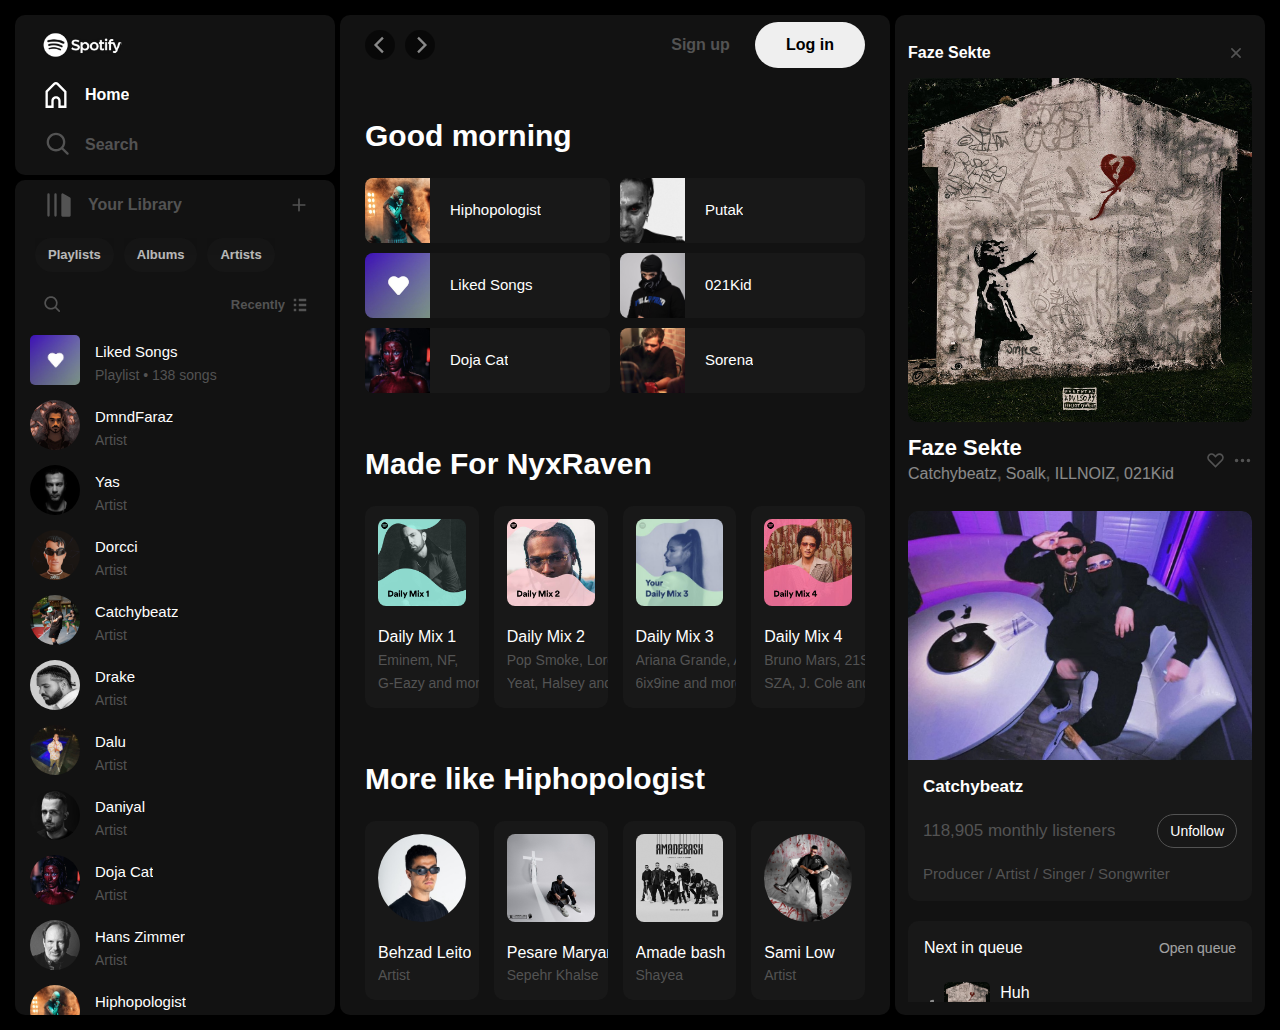
<file: index.html>
<!DOCTYPE html>
<html lang="en">

<head>
    <meta charset="UTF-8">
    <meta name="viewport" content="width=device-width, initial-scale=1.0">
    <title>Spotify</title>
    <link class="title-logo" rel="icon" href="assets/images/Logo/Spotify_App_Logo.svg.png">

    <link rel="stylesheet" href="assets/css/bootstrap.min.css">
    <link rel="stylesheet" href="assets/css/style.css">

    <script src="assets/js/jquery-3.7.1.min.js"></script>
    <script src="assets/js/bootstrap.min.js"></script>
    <script src="assets/js/Java Script.js"></script>
</head>

<body>
    <div class="grid-container">
        <div class="grid-items top-left">
            <div class="spotify-logo flex">
                <div><img class="spotify-logo1" src="assets/images/Logo/PngItem_2819029.png"><img class="spotify-logo2"
                        src='assets/images/Logo/4115f0ea-7754-46b1-9b5c-d6e4f32b5653_20231108_230057_0000.png'></div>
            </div>
            <div>
                <a href="index.html">
                    <div class="flex home-white"><svg width="28" height="28" viewBox="0 0 24 24" fill="none"
                            xmlns="http://www.w3.org/2000/svg">
                            <path fill-rule="evenodd" clip-rule="evenodd"
                                d="M21 8.77217L14.0208 1.79299C12.8492 0.621414 10.9497 0.621413 9.77817 1.79299L3 8.57116V23.0858H10V17.0858C10 15.9812 10.8954 15.0858 12 15.0858C13.1046 15.0858 14 15.9812 14 17.0858V23.0858H21V8.77217ZM11.1924 3.2072L5 9.39959V21.0858H8V17.0858C8 14.8767 9.79086 13.0858 12 13.0858C14.2091 13.0858 16 14.8767 16 17.0858V21.0858H19V9.6006L12.6066 3.2072C12.2161 2.81668 11.5829 2.81668 11.1924 3.2072Z"
                                fill="currentColor" />
                        </svg><span>Home</span></div>
                </a>
            </div>
            <div>
                <a href="search.html" target="_self">
                    <div class="flex"><svg width="28" height="28" viewBox="0 0 24 24" fill="none"
                            xmlns="http://www.w3.org/2000/svg">
                            <path fill-rule="evenodd" clip-rule="evenodd"
                                d="M18.319 14.4326C20.7628 11.2941 20.542 6.75347 17.6569 3.86829C14.5327 0.744098 9.46734 0.744098 6.34315 3.86829C3.21895 6.99249 3.21895 12.0578 6.34315 15.182C9.22833 18.0672 13.769 18.2879 16.9075 15.8442C16.921 15.8595 16.9351 15.8745 16.9497 15.8891L21.1924 20.1317C21.5829 20.5223 22.2161 20.5223 22.6066 20.1317C22.9971 19.7412 22.9971 19.1081 22.6066 18.7175L18.364 14.4749C18.3493 14.4603 18.3343 14.4462 18.319 14.4326ZM16.2426 5.28251C18.5858 7.62565 18.5858 11.4246 16.2426 13.7678C13.8995 16.1109 10.1005 16.1109 7.75736 13.7678C5.41421 11.4246 5.41421 7.62565 7.75736 5.28251C10.1005 2.93936 13.8995 2.93936 16.2426 5.28251Z"
                                fill="currentColor" />
                        </svg><span>Search</span></div>
                </a>
            </div>
        </div>

        <div class="grid-items bottom-left">

            <div class="sticky">
                <div class="first-section flex">
                    <div class="library">
                        <svg data-encore-id="icon" role="img" aria-hidden="true" viewBox="0 0 24 24"
                            class="Svg-sc-ytk21e-0 iYxpxA">
                            <path
                                d="M3 22a1 1 0 0 1-1-1V3a1 1 0 0 1 2 0v18a1 1 0 0 1-1 1zM15.5 2.134A1 1 0 0 0 14 3v18a1 1 0 0 0 1 1h6a1 1 0 0 0 1-1V6.464a1 1 0 0 0-.5-.866l-6-3.464zM9 2a1 1 0 0 0-1 1v18a1 1 0 1 0 2 0V3a1 1 0 0 0-1-1z">
                            </path>
                        </svg>
                        <span>Your Library</span>
                    </div>

                    <div class="first-section-buttons">
                        <button class="flex button-al" type="button"><svg width="22" height="22" viewBox="0 0 24 24"
                                fill="none" xmlns="http://www.w3.org/2000/svg">
                                <path
                                    d="M12 4C11.4477 4 11 4.44772 11 5V11H5C4.44772 11 4 11.4477 4 12C4 12.5523 4.44772 13 5 13H11V19C11 19.5523 11.4477 20 12 20C12.5523 20 13 19.5523 13 19V13H19C19.5523 13 20 12.5523 20 12C20 11.4477 19.5523 11 19 11H13V5C13 4.44772 12.5523 4 12 4Z"
                                    fill="currentColor" />
                            </svg></button>
                    </div>
                </div>

                <div class="second-section">
                    <div>Playlists</div>
                    <div>Albums</div>
                    <div>Artists</div>
                </div>
            </div>




            <div class="fourth-section">

                <div class="third-section">
                    <div><button class="flex button-al" type="button"><svg width="20" height="20" viewBox="0 0 24 24"
                                fill="none" xmlns="http://www.w3.org/2000/svg">
                                <path fill-rule="evenodd" clip-rule="evenodd"
                                    d="M18.319 14.4326C20.7628 11.2941 20.542 6.75347 17.6569 3.86829C14.5327 0.744098 9.46734 0.744098 6.34315 3.86829C3.21895 6.99249 3.21895 12.0578 6.34315 15.182C9.22833 18.0672 13.769 18.2879 16.9075 15.8442C16.921 15.8595 16.9351 15.8745 16.9497 15.8891L21.1924 20.1317C21.5829 20.5223 22.2161 20.5223 22.6066 20.1317C22.9971 19.7412 22.9971 19.1081 22.6066 18.7175L18.364 14.4749C18.3493 14.4603 18.3343 14.4462 18.319 14.4326ZM16.2426 5.28251C18.5858 7.62565 18.5858 11.4246 16.2426 13.7678C13.8995 16.1109 10.1005 16.1109 7.75736 13.7678C5.41421 11.4246 5.41421 7.62565 7.75736 5.28251C10.1005 2.93936 13.8995 2.93936 16.2426 5.28251Z"
                                    fill="currentColor" />
                            </svg></button></div>
                    <div class="recently flex"><span>Recently</span><svg width="30" height="30" viewBox="0 0 24 24"
                            fill="none" xmlns="http://www.w3.org/2000/svg">
                            <path d="M9 7H7V9H9V7Z" fill="currentColor" />
                            <path d="M7 13V11H9V13H7Z" fill="currentColor" />
                            <path d="M7 15V17H9V15H7Z" fill="currentColor" />
                            <path d="M11 15V17H17V15H11Z" fill="currentColor" />
                            <path d="M17 13V11H11V13H17Z" fill="currentColor" />
                            <path d="M17 7V9H11V7H17Z" fill="currentColor" />
                        </svg></div>
                </div>

                <div class="s4-rows">
                    <div class="s4-img square"><img
                            src="assets/images/Artist Profiles/artworks-y6qitUuZoS6y8LQo-5s2pPA-t500x500.jpg"></div>
                    <div class="s4-info">
                        <div class="artist-name"><span>Liked Songs</span></div>
                        <div class="artist"><span>Playlist • 138 songs</span></div>
                    </div>
                </div>
                <div class="s4-rows">
                    <div class="s4-img"><img src="assets/images/Artist Profiles/2023-11-11 05.31.07.jpg"></div>
                    <div class="s4-info">
                        <div class="artist-name"><span>DmndFaraz</span></div>
                        <div class="artist"><span>Artist</span></div>
                    </div>
                </div>
                <div class="s4-rows">
                    <div class="s4-img"><img src="assets/images/Artist Profiles/Yas.jpg"></div>
                    <div class="s4-info">
                        <div class="artist-name"><span>Yas</span></div>
                        <div class="artist"><span>Artist</span></div>
                    </div>
                </div>
                <div class="s4-rows">
                    <div class="s4-img"><img src="assets/images/Artist Profiles/dorcc.jpeg"></div>
                    <div class="s4-info">
                        <div class="artist-name"><span>Dorcci</span></div>
                        <div class="artist"><span>Artist</span></div>
                    </div>
                </div>
                <div class="s4-rows">
                    <div class="s4-img"><img src="assets/images/Artist Profiles/catchy.jpeg"></div>
                    <div class="s4-info">
                        <div class="artist-name"><span>Catchybeatz</span></div>
                        <div class="artist"><span>Artist</span></div>
                    </div>
                </div>
                <div class="s4-rows">
                    <div class="s4-img"><img src="assets/images/Artist Profiles/drake.jpeg"></div>
                    <div class="s4-info">
                        <div class="artist-name"><span>Drake</span></div>
                        <div class="artist"><span>Artist</span></div>
                    </div>
                </div>
                <div class="s4-rows">
                    <div class="s4-img"><img src="assets/images/Artist Profiles/dalu.jpeg"></div>
                    <div class="s4-info">
                        <div class="artist-name"><span>Dalu</span></div>
                        <div class="artist"><span>Artist</span></div>
                    </div>
                </div>
                <div class="s4-rows">
                    <div class="s4-img"><img src="assets/images/Artist Profiles/daniyal.jpeg"></div>
                    <div class="s4-info">
                        <div class="artist-name"><span>Daniyal</span></div>
                        <div class="artist"><span>Artist</span></div>
                    </div>
                </div>
                <div class="s4-rows">
                    <div class="s4-img"><img src="assets/images/Artist Profiles/doja cat.jpeg"></div>
                    <div class="s4-info">
                        <div class="artist-name"><span>Doja Cat</span></div>
                        <div class="artist"><span>Artist</span></div>
                    </div>
                </div>
                <div class="s4-rows">
                    <div class="s4-img"><img src="assets/images/Artist Profiles/hans zimmer.jpeg"></div>
                    <div class="s4-info">
                        <div class="artist-name"><span>Hans Zimmer</span></div>
                        <div class="artist"><span>Artist</span></div>
                    </div>
                </div>
                <div class="s4-rows">
                    <div class="s4-img"><img src="assets/images/Artist Profiles/hiphopologist.jpeg"></div>
                    <div class="s4-info">
                        <div class="artist-name"><span>Hiphopologist</span></div>
                        <div class="artist"><span>Artist</span></div>
                    </div>
                </div>
                <div class="s4-rows">
                    <div class="s4-img"><img src="assets/images/Artist Profiles/kid.jpeg"></div>
                    <div class="s4-info">
                        <div class="artist-name"><span>021Kid</span></div>
                        <div class="artist"><span>Artist</span></div>
                    </div>
                </div>
                <div class="s4-rows">
                    <div class="s4-img"><img src="assets/images/Artist Profiles/nazli.jpeg"></div>
                    <div class="s4-info">
                        <div class="artist-name"><span>Nazli Mcfian</span></div>
                        <div class="artist"><span>Artist</span></div>
                    </div>
                </div>
                <div class="s4-rows">
                    <div class="s4-img"><img src="assets/images/Artist Profiles/pishro.jpeg"></div>
                    <div class="s4-info">
                        <div class="artist-name"><span>Pishro</span></div>
                        <div class="artist"><span>Artist</span></div>
                    </div>
                </div>
                <div class="s4-rows">
                    <div class="s4-img"><img src="assets/images/Artist Profiles/poori.jpeg"></div>
                    <div class="s4-info">
                        <div class="artist-name"><span>Poori</span></div>
                        <div class="artist"><span>Artist</span></div>
                    </div>
                </div>
                <div class="s4-rows">
                    <div class="s4-img"><img src="assets/images/Artist Profiles/putak.jpeg"></div>
                    <div class="s4-info">
                        <div class="artist-name"><span>Putak</span></div>
                        <div class="artist"><span>Artist</span></div>
                    </div>
                </div>
                <div class="s4-rows">
                    <div class="s4-img"><img src="assets/images/Artist Profiles/ramin djawadi.jpeg"></div>
                    <div class="s4-info">
                        <div class="artist-name"><span>Ramin Djawadi</span></div>
                        <div class="artist"><span>Artist</span></div>
                    </div>
                </div>
                <div class="s4-rows">
                    <div class="s4-img"><img src="assets/images/Artist Profiles/sadegh .jpeg"></div>
                    <div class="s4-info">
                        <div class="artist-name"><span>Sadegh Vahedi</span></div>
                        <div class="artist"><span>Artist</span></div>
                    </div>
                </div>
                <div class="s4-rows">
                    <div class="s4-img"><img src="assets/images/Artist Profiles/safir.jpeg"></div>
                    <div class="s4-info">
                        <div class="artist-name"><span>Safir</span></div>
                        <div class="artist"><span>Artist</span></div>
                    </div>
                </div>
                <div class="s4-rows">
                    <div class="s4-img"><img src="assets/images/Artist Profiles/sorena.jpeg"></div>
                    <div class="s4-info">
                        <div class="artist-name"><span>Sorena</span></div>
                        <div class="artist"><span>Artist</span></div>
                    </div>
                </div>
            </div>

        </div>

        <div class="grid-items center-body body-cont">
            <div class="center-section1 flex">
                <div class="right-left-chev flex">
                    <button type="button"><svg width="30" height="30" viewBox="0 0 26 24" fill="none"
                            xmlns="http://www.w3.org/2000/svg">
                            <path
                                d="M16.2426 6.34317L14.8284 4.92896L7.75739 12L14.8285 19.0711L16.2427 17.6569L10.5858 12L16.2426 6.34317Z"
                                fill="currentColor" />
                        </svg></button>
                    <button type="button"><svg width="30" height="30" viewBox="0 0 26 24" fill="none"
                            xmlns="http://www.w3.org/2000/svg">
                            <path
                                d="M10.5858 6.34317L12 4.92896L19.0711 12L12 19.0711L10.5858 17.6569L16.2427 12L10.5858 6.34317Z"
                                fill="currentColor" />
                        </svg></button>
                </div>

                <div class="sign-log">
                    <a href="signup.html" target="_blank"><button class="signup" type="submit">Sign up</button></a>
                    <a href="login.html" target="_blank"><button class="login" type="submit">Log in</button></a>
                </div>
            </div>

            <div class="gmdiv"><span class="title-span">Good morning</span></div>

            <div class="good-morning">
                <div class="s1-center">
                    <div class="s1-img"><img src="assets/images/Artist Profiles/hiphopologist.jpeg"></div>
                    <div class="s1-info">
                        <div class="artist-name2"><span>Hiphopologist</span></div>
                    </div>
                </div>
                <div class="s1-center">
                    <div class="s1-img"><img src="assets/images/Artist Profiles/putak.jpeg"></div>
                    <div class="s1-info">
                        <div class="artist-name2"><span>Putak</span></div>
                    </div>
                </div>
                <div class="s1-center">
                    <div class="s1-img"><img
                            src="assets/images/Artist Profiles/artworks-y6qitUuZoS6y8LQo-5s2pPA-t500x500.jpg"></div>
                    <div class="s1-info">
                        <div class="artist-name2"><span>Liked Songs</span></div>
                    </div>
                </div>
                <div class="s1-center">
                    <div class="s1-img"><img src="assets/images/Artist Profiles/kid.jpeg"></div>
                    <div class="s1-info">
                        <div class="artist-name2"><span>021Kid</span></div>
                    </div>
                </div>
                <div class="s1-center">
                    <div class="s1-img"><img src="assets/images/Artist Profiles/doja cat.jpeg"></div>
                    <div class="s1-info">
                        <div class="artist-name2"><span>Doja Cat</span></div>
                    </div>
                </div>
                <div class="s1-center">
                    <div class="s1-img"><img src="assets/images/Artist Profiles/sorena.jpeg"></div>
                    <div class="s1-info">
                        <div class="artist-name2"><span>Sorena</span></div>
                    </div>
                </div>
            </div>

            <div class="main-content">
                <div class="title-show">
                    <div></div>
                    <div></div>
                </div>

                <div class="gmdiv"><span class="title-span">Made For NyxRaven</span></div>


                <div class="content">
                    <div class="content-1">
                        <div class="content-img"><img src="assets/images/Music Covers/large.jpeg"></div>
                        <div class="content-span"><span>Daily Mix 1</span></div>
                        <div class="content-span2"><span>Eminem, NF,<br> G-Eazy and more
                            </span></div>
                    </div>
                    <div class="content-1">
                        <div class="content-img"><img src="assets/images/Music Covers/default (1).jpeg"></div>
                        <div class="content-span"><span>Daily Mix 2</span></div>
                        <div class="content-span2"><span>Pop Smoke, Loreen,<br> Yeat, Halsey and more
                            </span></div>
                    </div>
                    <div class="content-1 OD-none3">
                        <div class="content-img"><img src="assets/images/Music Covers/img_1.png"></div>
                        <div class="content-span"><span>Daily Mix 3</span></div>
                        <div class="content-span2"><span>Ariana Grande, Adele,<br> 6ix9ine and more
                            </span></div>
                    </div>
                    <div class="content-1 OD-none4">
                        <div class="content-img"><img src="assets/images/Music Covers/default (2).jpeg"></div>
                        <div class="content-span"><span>Daily Mix 4</span></div>
                        <div class="content-span2"><span>Bruno Mars, 21Savage,<br> SZA, J. Cole and more
                            </span></div>
                    </div>
                    <div class="content-1 OD-none">
                        <div class="content-img"><img src="assets/images/Music Covers/default (3).jpeg"></div>
                        <div class="content-span"><span>Daily Mix 5</span></div>
                        <div class="content-span2"><span>One Direction,<br> Imagine Dragons, and more
                            </span></div>
                    </div>
                </div>
            </div>

            <div class="main-content">
                <div class="title-show">
                    <div></div>
                    <div></div>
                </div>

                <div class="gmdiv"><span class="title-span">More like Hiphopologist</span></div>


                <div class="content">
                    <div class="content-1 circle">
                        <div class="content-img leito"><img src="assets/images/Artist Profiles/leito.jpeg"></div>
                        <div class="content-span"><span>Behzad Leito</span></div>
                        <div class="content-span2"><span>Artist
                            </span></div>
                    </div>
                    <div class="content-1">
                        <div class="content-img"><img src="assets/images/Music Covers/pesare maryam.jpeg"></div>
                        <div class="content-span"><span>Pesare Maryam</span></div>
                        <div class="content-span2"><span>Sepehr Khalse
                            </span></div>
                    </div>
                    <div class="content-1 OD-none3">
                        <div class="content-img"><img src="assets/images/Music Covers/amade bash.jpeg"></div>
                        <div class="content-span"><span>Amade bash</span></div>
                        <div class="content-span2"><span>Shayea
                            </span></div>
                    </div>
                    <div class="content-1 OD-none4 circle">
                        <div class="content-img"><img src="assets/images/Artist Profiles/samilow.jpeg"></div>
                        <div class="content-span"><span>Sami Low</span></div>
                        <div class="content-span2"><span>Artist
                            </span></div>
                    </div>
                    <div class="content-1 OD-none circle">
                        <div class="content-img"><img src="assets/images/Artist Profiles/hiphopologist.jpeg"></div>
                        <div class="content-span"><span>Hiphopologist</span></div>
                        <div class="content-span2"><span>Artist
                            </span></div>
                    </div>
                </div>
            </div>

            <div class="main-content">
                <div class="title-show">
                    <div></div>
                    <div></div>
                </div>

                <div class="gmdiv"><span class="title-span">Recently Played</span></div>


                <div class="content">
                    <div class="content-1">
                        <div class="content-img circle"><img src="assets/images/Artist Profiles/dalu.jpeg"></div>
                        <div class="content-span"><span>Dalu</span></div>
                        <div class="content-span2"><span>Artist
                            </span></div>
                    </div>
                    <div class="content-1">
                        <div class="content-img circle"><img src="assets/images/Artist Profiles/young sudden.jpeg">
                        </div>
                        <div class="content-span"><span>Young Sudden</span></div>
                        <div class="content-span2"><span>Artist
                            </span></div>
                    </div>
                    <div class="content-1 OD-none3">
                        <div class="content-img"><img
                                src="assets/images/Music Covers/ab67616d0000b2731bbd9fd7b08a6589252a3429.jpeg"></div>
                        <div class="content-span"><span>Cardi</span></div>
                        <div class="content-span2"><span>Hiphopologist
                            </span></div>
                    </div>
                    <div class="content-1 OD-none4">
                        <div class="content-img"><img src="assets/images/Music Covers/parvaz.jpeg"></div>
                        <div class="content-span"><span>Parvaz Album</span></div>
                        <div class="content-span2"><span>Reza Pishro
                            </span></div>
                    </div>
                    <div class="content-1 OD-none">
                        <div class="content-img circle"><img src="assets/images/Artist Profiles/sadegh .jpeg"></div>
                        <div class="content-span"><span>Sadegh</span></div>
                        <div class="content-span2"><span>Artist
                            </span></div>
                    </div>
                </div>
            </div>

            <div class="main-content">
                <div class="title-show">
                    <div></div>
                    <div></div>
                </div>

                <div class="gmdiv"><span class="title-span">Your favorite artists</span></div>


                <div class="content">
                    <div class="content-1">
                        <div class="content-img circle"><img src="assets/images/Artist Profiles/hiphopologist.jpeg">
                        </div>
                        <div class="content-span"><span>Hiphopologist</span></div>
                        <div class="content-span2"><span>Artist
                            </span></div>
                    </div>
                    <div class="content-1">
                        <div class="content-img circle"><img src="assets/images/Artist Profiles/nazli.jpeg"></div>
                        <div class="content-span"><span>Nazli Mcfian</span></div>
                        <div class="content-span2"><span>Artist
                            </span></div>
                    </div>
                    <div class="content-1 OD-none3">
                        <div class="content-img circle"><img src="assets/images/Artist Profiles/pishro.jpeg"></div>
                        <div class="content-span"><span>Reza Pishro</span></div>
                        <div class="content-span2"><span>Artist
                            </span></div>
                    </div>
                    <div class="content-1 OD-none4">
                        <div class="content-img circle"><img src="assets/images/Artist Profiles/daniyal.jpeg"></div>
                        <div class="content-span"><span>Daniyal</span></div>
                        <div class="content-span2"><span>Artist
                            </span></div>
                    </div>
                    <div class="content-1 OD-none">
                        <div class="content-img circle"><img src="assets/images/Artist Profiles/ramin djawadi.jpeg">
                        </div>
                        <div class="content-span"><span>Ramin Djawadi</span></div>
                        <div class="content-span2"><span>Artist
                            </span></div>
                    </div>
                </div>
            </div>

            <div class="main-content">
                <div class="title-show">
                    <div></div>
                    <div></div>
                </div>

                <div class="gmdiv"><span class="title-span">Recommended for today</span></div>


                <div class="content">
                    <div class="content-1">
                        <div class="content-img"><img src="assets/images/Music Covers/mashallah.jpeg"></div>
                        <div class="content-span"><span>Mashallah</span></div>
                        <div class="content-span2"><span>Chvrsi, Hiphopologist, Ashkan Kagan
                            </span></div>
                    </div>
                    <div class="content-1">
                        <div class="content-img"><img src="assets/images/Music Covers/oos karim.jpeg"></div>
                        <div class="content-span"><span>Oos Karim</span></div>
                        <div class="content-span2"><span>Daniyal
                            </span></div>
                    </div>
                    <div class="content-1 OD-none3">
                        <div class="content-img"><img
                                src="assets/images/Music Covers/artworks-1SBwWgRxJJEkLYqY-sk5Myg-t500x500.jpg"></div>
                        <div class="content-span"><span>Don't</span></div>
                        <div class="content-span2"><span>Dorcci, Ashkan Kagan
                            </span></div>
                    </div>
                    <div class="content-1 OD-none4">
                        <div class="content-img"><img src="assets/images/Music Covers/batel shod.jpeg"></div>
                        <div class="content-span"><span>Batel Shod</span></div>
                        <div class="content-span2"><span>Reza Pishro
                            </span></div>
                    </div>
                    <div class="content-1 OD-none">
                        <div class="content-img"><img src="assets/images/Music Covers/2ja.jpeg"></div>
                        <div class="content-span"><span>2Ja</span></div>
                        <div class="content-span2"><span>Ho3ein, Bi Bal
                            </span></div>
                    </div>
                </div>
            </div>

        </div>

        <div class="grid-items right-body flex">
            <div class="rb-scroll">
                <div class="rb-Fsection flex"><span><a>Faze Sekte</a></span><button id="hide" class="flex button-al"
                        type="button"><svg width="24" height="24" viewBox="0 0 24 24" fill="none"
                            xmlns="http://www.w3.org/2000/svg">
                            <path
                                d="M12 4C11.4477 4 11 4.44772 11 5V11H5C4.44772 11 4 11.4477 4 12C4 12.5523 4.44772 13 5 13H11V19C11 19.5523 11.4477 20 12 20C12.5523 20 13 19.5523 13 19V13H19C19.5523 13 20 12.5523 20 12C20 11.4477 19.5523 11 19 11H13V5C13 4.44772 12.5523 4 12 4Z"
                                fill="currentColor" />
                        </svg></button></div>

                <div class="rb-img"><img src="assets/images/Music Covers/faze sekte.jpeg"></div>

                <div class="rb-music-txt">
                    <div><span><a>Faze Sekte</a></span>
                        <p><a>Catchybeatz</a>, <a>Soalk</a>, <a>ILLNOIZ</a>, <a>021Kid</a></p>
                    </div>
                    <div><svg width="19" height="19" viewBox="0 0 24 24" fill="none" xmlns="http://www.w3.org/2000/svg">
                            <path fill-rule="evenodd" clip-rule="evenodd"
                                d="M12.0122 5.57169L10.9252 4.48469C8.77734 2.33681 5.29493 2.33681 3.14705 4.48469C0.999162 6.63258 0.999162 10.115 3.14705 12.2629L11.9859 21.1017L11.9877 21.0999L12.014 21.1262L20.8528 12.2874C23.0007 10.1395 23.0007 6.65711 20.8528 4.50923C18.705 2.36134 15.2226 2.36134 13.0747 4.50923L12.0122 5.57169ZM11.9877 18.2715L16.9239 13.3352L18.3747 11.9342L18.3762 11.9356L19.4386 10.8732C20.8055 9.50635 20.8055 7.29028 19.4386 5.92344C18.0718 4.55661 15.8557 4.55661 14.4889 5.92344L12.0133 8.39904L12.006 8.3918L12.005 8.39287L9.51101 5.89891C8.14417 4.53207 5.92809 4.53207 4.56126 5.89891C3.19442 7.26574 3.19442 9.48182 4.56126 10.8487L7.10068 13.3881L7.10248 13.3863L11.9877 18.2715Z"
                                fill="currentColor" />
                        </svg><svg xmlns="http://www.w3.org/2000/svg" width="19" height="19" fill="currentColor"
                            class="bi bi-three-dots" viewBox="0 0 16 16">
                            <path
                                d="M3 9.5a1.5 1.5 0 1 1 0-3 1.5 1.5 0 0 1 0 3zm5 0a1.5 1.5 0 1 1 0-3 1.5 1.5 0 0 1 0 3zm5 0a1.5 1.5 0 1 1 0-3 1.5 1.5 0 0 1 0 3z" />
                        </svg></div>
                </div>

                <div class="rb-artist-detail">
                    <div class="rb-detail-img"><img src="assets/images/Artist Profiles/catchybeatz vip2.jpeg"></div>
                    <div class="rb-name"><span><a>Catchybeatz</a></span></div>
                    <div class="rb-listeners"><span>118,905 monthly listeners</span><button
                            type="submit">Unfollow</button></div>
                    <div class="rb-about"><span>Producer / Artist / Singer / Songwriter</span></div>
                </div>

                <div class="rb-queue">
                    <div class="rb-queue-fdiv flex">
                        <span>Next in queue</span>
                        <span><a>Open queue</a></span>
                    </div>

                    <div class="rb-qmusic">
                        <svg xmlns="http://www.w3.org/2000/svg" width="16" height="16" fill="currentColor"
                            class="bi bi-music-note" viewBox="0 0 16 16">
                            <path d="M9 13c0 1.105-1.12 2-2.5 2S4 14.105 4 13s1.12-2 2.5-2 2.5.895 2.5 2z" />
                            <path fill-rule="evenodd" d="M9 3v10H8V3h1z" />
                            <path d="M8 2.82a1 1 0 0 1 .804-.98l3-.6A1 1 0 0 1 13 2.22V4L8 5V2.82z" />
                        </svg>
                        <img src="assets/images/Music Covers/faze sekte.jpeg">
                        <div class="rb-queue-name"><span class="huh"><a>Huh</a></span><span
                                class="csi"><a>Catchybeatz</a>, <a>Soalk</a>, <a>ILLNOIZ</a></span></div>
                    </div>
                </div>
            </div>
        </div>

    </div>

    
</body>

</html>
</file>
<file: assets/css/style.css>
@media (max-width: 588px) {
    .OD-none3 {
        display: none !important;
    }
}

@media (max-width: 600px) {
    .grid-container {
        display: grid;
        grid-template-columns: 75px auto auto auto auto auto 0px;
        grid-template-areas: 'top-left center-body center-body center-body center-body center-body center-body'
            'bottom-left center-body center-body center-body center-body center-body center-body'
            'bottom-left center-body center-body center-body center-body center-body center-body';
        gap: 5px;
        padding: 15px 15px;
    }

    .spotify-logo2 {
        display: none;
    }

    .top-left span {
        display: none;
    }

    .top-left div div {
        padding: 0 !important;
        justify-content: center !important;
    }

    .first-section {
        height: 50px;
        justify-content: center !important;
    }

    .first-section span {
        display: none;
    }

    .first-section-buttons {
        display: none;
    }

    .second-section {
        height: 0 !important;
        display: none;
    }

    .sticky {
        min-height: 50px !important;
    }


    .third-section {
        height: 0 !important;
        display: none;
    }

    .library {
        padding-left: 0 !important;
    }

    .fourth-section span {
        display: none;
    }

    .s4-img {
        padding: 5px 0px !important;
        display: flex;
        justify-content: center;
        border-radius: 10px;
    }

    .s4-img:hover {
        background-color: #181818;
    }

    .s4-rows {
        margin: 0px 10px 5px 8px !important;
    }

    .s4-rows:hover {
        background-color: transparent !important;
    }

    .s1-center {
        width: 49%;
        height: 60px;
    }

    .s1-img {
        width: 60px;
        height: 60px;
    }

    .s1-img img {
        border-radius: 0px;
        width: 60px;
        height: 60px;
    }

    .s1-center span {
        font-size: 1.3rem !important;
    }

    .right-body {
        display: none !important;
    }

    .s1-info {
        padding-left: 10px !important;
    }

    .content-1 {
        width: 31% !important;
    }

    .OD-none4 {
        display: none !important;
    }

    .OD-none {
        display: none !important;
    }
}

@media (min-width: 600px) and (max-width: 768px) {
    .grid-container {
        display: grid;
        grid-template-columns: 75px auto auto auto auto auto 0px;
        grid-template-areas: 'top-left center-body center-body center-body center-body center-body center-body'
            'bottom-left center-body center-body center-body center-body center-body center-body'
            'bottom-left center-body center-body center-body center-body center-body center-body';
        gap: 5px;
        padding: 15px 15px;
    }

    .spotify-logo2 {
        display: none;
    }

    .top-left span {
        display: none;
    }

    .top-left div div {
        padding: 0 !important;
        justify-content: center !important;
    }

    .first-section {
        height: 50px;
        justify-content: center !important;
    }

    .first-section span {
        display: none;
    }

    .first-section-buttons {
        display: none;
    }

    .second-section {
        display: none;
    }

    .sticky {
        min-height: 50px !important;
    }


    .third-section {
        display: none;
    }

    .second-section div {
        display: none;
    }

    .third-section div {
        display: none;
    }

    .second-section {
        height: 0 !important;
        display: none;
    }

    .third-section {
        height: 0 !important;
        display: none;
    }

    .library {
        padding-left: 0 !important;
    }

    .fourth-section span {
        display: none;
    }

    .s4-img {
        padding: 5px 0px !important;
        display: flex;
        justify-content: center;
        border-radius: 10px;
    }

    .s4-img:hover {
        background-color: #181818;
    }

    .s4-rows {
        margin: 0px 10px 5px 8px !important;
    }

    .s4-rows:hover {
        background-color: transparent !important;
    }

    .s1-center {
        width: 49%;
        height: 70px;
    }

    .s1-img {
        width: 70px;
        height: 70px;
    }

    .s1-img img {
        border-radius: 0px;
        width: 70px;
        height: 70px;
    }

    .right-body {
        display: none !important;
    }

    .content-1 {
        width: 30% !important;
    }

    .OD-none4 {
        display: none !important;
    }

    .OD-none {
        display: none !important;
    }
}

@media (min-width: 768px) and (max-width: 992px) {
    .grid-container {
        display: grid;
        grid-template-columns: 75px auto auto auto auto auto 0px;
        grid-template-areas: 'top-left center-body center-body center-body center-body center-body center-body'
            'bottom-left center-body center-body center-body center-body center-body center-body'
            'bottom-left center-body center-body center-body center-body center-body center-body';
        gap: 5px;
        padding: 15px 15px;
    }

    .spotify-logo2 {
        display: none;
    }

    .top-left span {
        display: none;
    }

    .top-left div div {
        padding: 0 !important;
        justify-content: center !important;
    }

    .first-section {
        height: 50px;
        justify-content: center !important;
    }

    .first-section span {
        display: none;
    }

    .first-section-buttons {
        display: none;
    }

    .second-section {
        display: none;
    }

    .sticky {
        min-height: 50px !important;
    }

    .third-section {
        display: none;
    }

    .second-section div {
        display: none;
    }

    .third-section div {
        display: none;
    }

    .second-section {
        height: 0 !important;
        display: none;
    }

    .third-section {
        height: 0 !important;
        display: none;
    }

    .library {
        padding-left: 0 !important;
    }

    .fourth-section span {
        display: none;
    }

    .s4-img {
        padding: 5px 0px !important;
        display: flex;
        justify-content: center;
        border-radius: 10px;
    }

    .s4-img:hover {
        background-color: #181818;
    }

    .s4-rows {
        margin: 0px 10px 5px 8px !important;
    }

    .s4-rows:hover {
        background-color: transparent !important;
    }

    .s1-center {
        width: 49.5%;
        height: 60px;
    }

    .s1-img {
        width: 60px;
        height: 60px;
    }

    .s1-img img {
        border-radius: 0px;
        width: 60px;
        height: 60px;
    }

    .right-body {
        display: none !important;
    }

    .content-1 {
        width: 20% !important;
    }

    .OD-none {
        display: none !important;
    }
}

@media (min-width: 992px) and (max-width: 1199px) {
    /* .grid-container {
        display: grid;
        grid-template-columns: auto auto auto auto auto;
        grid-template-areas: 'top-left center-body center-body center-body center-body'
            'bottom-left center-body center-body center-body center-body'
            'bottom-left center-body center-body center-body center-body';
        gap: 5px;
        padding: 15px 15px;
    } */

    .grid-container {
        display: grid;
        grid-template-columns: auto auto auto auto auto auto 0px;
        grid-template-areas: 'top-left center-body center-body center-body center-body center-body center-body'
            'bottom-left center-body center-body center-body center-body center-body center-body'
            'bottom-left center-body center-body center-body center-body center-body center-body';
        gap: 5px;
        padding: 15px 15px;
    }

    .top-left {
        min-width: 200px;
    }

    .spotify-logo1 {
        display: none;
    }

    .s1-center {
        width: 49.5%;
        height: 70px;
    }

    .s1-img {
        width: 70px;
        height: 70px;
    }

    .s1-img img {
        border-radius: 0px;
        width: 70px;
        height: 70px;
    }

    .right-body {
        display: none !important;
    }

    .OD-none {
        display: none !important;
    }

    .content-1 {
        width: 21% !important;
    }

    .OD-none {
        display: none !important;
    }
}

@media (min-width: 1200px) {
    .grid-container {
        display: grid;
        grid-template-columns: 320px auto auto auto auto 370px;
        grid-template-areas: 'top-left center-body center-body center-body center-body right-body'
            'bottom-left center-body center-body center-body center-body right-body'
            'bottom-left center-body center-body center-body center-body right-body';
        gap: 5px;
        padding: 15px 15px;
    }

    .top-left {
        min-width: 200px;
    }

    .spotify-logo1 {
        display: none;
    }

    .s1-center {
        width: 32.5%;
        height: 65px;
    }

    .s1-img {
        width: 65px;
        height: 65px;
    }

    .s1-img img {
        border-radius: 0px;
        width: 65px;
        height: 65px;
    }

    .content-1 {
        width: 10% !important;
    }
}

@media (min-width: 1201px) and (max-width: 1550px) {
    .s1-center {
        width: 49% !important;
    }
    
    .content-1 {
        width: 21% !important;
    }

    .OD-none {
        display: none !important;
    }
}

* {
    overflow-x: hidden;
    font-family: 'proxima-nova', sans-serif;
    font-size: 1.6rem;
    font-weight: 600;
}

body {
    margin: 0px;
    background-color: black;
}


.grid-items {
    color: black;
    background-color: #121212;
}

.flex {
    display: flex;
    justify-content: center;
    align-items: center;
}

.top-left {
    grid-area: top-left;
    display: flex;
    flex-direction: column;
    justify-content: center;
    align-items: center;
    height: 160px;
    color: #535353;
    border-radius: 10px;
}

.top-left div {
    overflow-y: hidden;
    width: 100%;
    height: 50px;
    background-color: transparent;
}

.top-left div div {
    padding: 0 27px;
    display: flex;
    justify-content: left;
    align-items: center;
    height: 50px;
    background-color: transparent;
}

.spotify-logo {
    display: flex;
    background-color: transparent;
}

.spotify-logo1 {
    width: 28px !important;
}

.top-left div img {
    width: 80px;
    height: 28px;
}

.top-left span {
    margin-left: 15px;
}

a {
    color: #535353;
    text-decoration: none;
}

a:hover {
    text-decoration: none;
    color: white;
    transition: 0.3s;
}

a:active {
    color: white;
    text-decoration: none;
}

.home-white {
    color: white !important;
}


.bottom-left {
    grid-area: bottom-left;
    display: flex;
    flex-direction: column;
    height: 835px;
    color: #535353;
    border-radius: 10px;
}

.first-section {
    justify-content: space-between;
    overflow: hidden;
    min-height: 50px !important;
}

.sticky {
    overflow: hidden;
    display: flex;
    flex-direction: column;
    position: sticky;
    min-height: 100px;
}

.library {
    display: flex;
    align-items: center;
    color: #535353;
    fill: #535353;
    width: max-content;
    padding-left: 30px;
}

.library:hover {
    color: white;
    fill: white;
    transition: 0.4s;
}

.library svg {
    width: 28px;
}

.library span {
    margin-left: 15px;
}

.first-section-buttons {
    padding-right: 20px;
}

.button-al {
    display: flex;
    justify-content: center;
    align-items: center;
    height: 32px;
    width: 32px;
    border-radius: 50px;
    border: none;
    background-color: transparent;
}

.button-al:hover {
    color: #b3b3b3;
    transition: .3s;
    background-color: #181818;
}

.second-section {
    display: flex;
    justify-content: start;
    align-items: center;
    min-height: 50px !important;
    padding: 0px 10px;
    color: white;
    overflow: hidden;

}

.second-section div {
    padding: 5px 13px;
    margin-left: 10px;
    background-color: #181818;
    opacity: .7;
    border-radius: 50px;
    font-size: 1.3rem;
    font-weight: 600;
    line-height: 1.875;
}

.second-section div:hover {
    opacity: 1;
}

.third-section {
    display: flex;
    justify-content: space-between;
    align-items: center;
    height: 50px;
    width: 100%;
}

.third-section div {
    padding: 0px 20px;
}

.recently:hover {
    color: white;
    transition-duration: .3s;
}

.recently span {
    font-size: 1.3rem;
}

.fourth-section {
    display: flex;
    flex-direction: row;
    flex-wrap: wrap;
    overflow: hidden;
}

.fourth-section:hover {
    overflow-y: scroll !important;
}

.fourth-section::-webkit-scrollbar {
    width: 0px;
}

.fourth-section::-webkit-scrollbar-track {
    border-radius: 5px;
}

.fourth-section::-webkit-scrollbar-thumb {
    background: #181818;
    border-radius: 5px !important;
}

.s4-rows {
    height: 60px;
    display: flex;
    justify-content: left;
    margin: 0px 10px 5px 10px;
    border-radius: 8px;
    width: 100%;
}

.s4-rows:hover {
    background-color: #181818;
    min-width: 60px;
    min-height: 60px;
}

.s4-img {
    width: 60px;
    height: 60px;
    min-height: 60px;
    min-width: 60px;
    padding: 5px;
}

.s4-img img {
    border-radius: 500px;
    width: 50px;
    height: 50px;
    min-width: 50px;
    min-height: 50px;
}

.square img {
    border-radius: 5px !important;
}

.s4-info {
    display: flex;
    flex-direction: column;
    height: 60px;
    margin-left: 10px;
    font-size: 1.6rem;
    font-weight: 600;
    line-height: 1.875;
}

.artist-name {
    padding-top: 7px;
    height: max-content;
    overflow-y: hidden;
}

.artist {
    padding-bottom: 7px;
    height: max-content;
    overflow-y: hidden;
}

.artist-name span {
    color: white;
    font-size: 1.5rem;
    font-weight: 400;
}

.artist span {
    font-size: 1.4rem;
    font-weight: 400;
}

.center-body {
    grid-area: center-body;
    height: 1000px;
    color: #535353;
    border-radius: 10px;
}

.center-body:hover {
    overflow-y: scroll !important;
}

.center-body::-webkit-scrollbar {
    width: 5px;
}

/* Track */
.center-body::-webkit-scrollbar-track {
    border-radius: 10px;
}

/* Handle */
.center-body::-webkit-scrollbar-thumb {
    background: #181818;
    border-radius: 10px !important;
}

.center-section1 {
    justify-content: space-between;
    height: 60px;
}

.right-left-chev {
    width: 70px;
    justify-content: space-between;
}

.right-left-chev svg {
    position: absolute;
}

.right-left-chev button {
    display: inline-flex;
    align-items: center;
    justify-content: center;
    border-radius: 50px;
    position: relative;
    width: 30px;
    height: 30px;
    border: none;
    background-color: black;
    opacity: .5;
    color: white;
}

.right-left-chev button:hover {
    opacity: 1;
}

.signup {
    width: 100px;
    height: 50px;
    border: none;
    border-radius: 50px;
    background-color: transparent;
    font-size: 1.6rem;
    font-weight: 600;
}

.signup:hover {
    color: white;
    transition: .3s;
}

.login {
    width: 110px;
    height: 46px;
    border: none;
    border-radius: 50px;
    color: black;
    font-size: 1.6rem;
    font-weight: 600;
}

/* .login:hover {
    font-size: 1.7rem;
    height: 46px;
    width: 110px;
    transition: .3s;
    outline: none;
} */

.body-cont {
    padding: 0 25px;
}

.title-span {
    color: white;
    font-size: 3rem;
    font-weight: 600;
    margin-top: 10px;
}

.gmdiv {
    margin-top: 10px;
}

.good-morning {
    display: flex;
    justify-content: space-between;
    flex-wrap: wrap;
    margin-top: 10px;
}

.s1-center {
    background-color: #181818;
    display: flex;
    justify-content: left;
    border-radius: 8px;
    margin-bottom: 10px;
}

.s1-center:hover {
    background-color: #272727;
    opacity: 1;
}

.s1-img img {
    border-radius: 0px;
}

.s1-info {
    display: flex;
    align-items: center;
    padding-left: 20px;
}

.artist-name2 span {
    font-size: 1.5rem;
    font-weight: 500;
    color: white;
}

.gmdiv {
    margin-bottom: 20px;
    margin-top: 40px;
}

.content {
    display: flex;
    flex-wrap: wrap;
    justify-content: space-between;
    overflow: hidden;
    gap: 15px;
    white-space: nowrap;
}

.content-1 {
    background-color: #181818;
    display: flex;
    flex-wrap: wrap;
    flex-direction: column;
    justify-content: center;
    padding: 13px;
    border-radius: 10px;
    flex-grow: 1;
    margin-bottom: 10px;
}

.content-1:hover {
    background-color: #272727;
}

.content-span {
    color: white;
    margin-top: 20px;
}

.content-span2 {
    padding-right: 5px;
}

.content-span span {
    font-size: 1.6rem;
    font-weight: 500;
}

.content-span2 span {
    font-size: 1.4rem;
    font-weight: 500;
}

.content-img {
    width: 100%;
    display: flex;
    border-radius: 8px;
}

.circle img {
    border-radius: 500px;
}

.right-body {
    grid-area: right-body;
    height: 1000px;
    color: #535353;
    border-radius: 10px;
    padding: 13px;
    flex-direction: column;
    overflow-y: hidden;
}

.rb div:nth-child(1) {
    overflow-y: hidden;
}

.rb-scroll {
    overflow-y: scroll;
}

.rb-scroll::-webkit-scrollbar {
    width: 0px;
}

/* Track */
.rb-scroll::-webkit-scrollbar-track {
    border-radius: 10px;
}

/* Handle */
.rb-scroll::-webkit-scrollbar-thumb {
    background: #181818;
    border-radius: 10px !important;
}

.right-body div:nth-child(1) {
    width: 100%;
    height: 100%;
}

.rb-Fsection {
    justify-content: space-between;
    height: 50px !important;
}

.rb-Fsection span {
    color: white;
    font-size: 1.6rem;
    font-weight: 500;
}

.right-body a {
    color: white;
    cursor: pointer;
}

.right-body a:hover {
    text-decoration: underline;
}

.rb-Fsection button {
    rotate: 45deg;
}

.rb-img {
    height: fit-content !important;
}

.rb-img img {
    width: 100%;
    border-radius: 10px;
}

.rb-music-txt div:nth-child(1) {
    width: max-content;
}

.rb-music-txt svg:nth-child(1) {
    width: 35px;
}

.rb-music-txt {
    margin-top: 10px;
    display: flex;
    justify-content: space-between;
    align-items: center;
}

.rb-music-txt button {
    width: max-content;
}

.rb-music-txt span a {
    font-size: 2.2rem !important;
    font-weight: 550;
    color: white;
}

.rb-music-txt p a {
    font-size: 1.6rem !important;
    font-weight: 500;
    opacity: .5;
}

.rb-music-txt p a:hover {
    color: white !important;
    opacity: 1;
}

.rb-artist-detail {
    background-color: #181818;
    margin-top: 15px;
    border-radius: 10px;
    margin-bottom: 20px;
    overflow-y: hidden;
}

.rb-detail-img img {
    width: 100%;
    border-top-right-radius: 10px;
    border-top-left-radius: 10px;
}

.rb-name {
    margin-top: 15px;
    margin-left: 15px;
}

.rb-name a {
    font-size: 1.7rem;
    color: white;
    font-weight: 550;
}

.rb-listeners {
    padding: 0px 15px 0px 15px;
    display: flex;
    justify-content: space-between;
    align-items: center;
    margin-top: 15px;
}

.rb-listeners span {
    font-size: 1.7rem;
    font-weight: 400;
}

.rb-listeners button {
    color: white;
    background-color: transparent;
    border: 1px solid #535353;
    padding: 6px 12px;
    border-radius: 50px;
    font-size: 1.4rem;
    font-weight: 400;
}

.rb-listeners button:hover {
    border: 1px solid white;
    transition: .6s;
}

.rb-about {
    margin: 15px 0px 15px 15px;
}

.rb-about span {
    font-size: 1.5rem;
    font-weight: 400;
}

.rb-queue {
    padding: 8px;
    background-color: #181818;
    border-radius: 10px;
}

.rb-queue div {
    width: 100%;
    justify-content: space-between;
}

.rb-queue-fdiv {
    padding: 8px 8px 0px 8px;
}

.rb-queue-fdiv span:nth-child(1) {
    color: white;
    font-size: 1.6rem;
    font-weight: 500;
}

.rb-queue-fdiv a {
    color: white;
    font-size: 1.4rem;
    font-weight: 500;
    opacity: .6;
}

.rb-queue-fdiv a:hover {
    color: white;
    font-size: 1.4rem;
    font-weight: 500;
    opacity: 1;
}

.rb-qmusic {
    display: flex;
    align-items: center;
    height: 70px;
    border-radius: 10px;
    margin-top: 10px;
}

.rb-qmusic svg {
    margin-left: 8px;
    margin-right: 8px;
    color: white;
    opacity: .5;
}

.rb-qmusic img {
    width: 60px;
    border-radius: 5px;
}

.rb-queue-name {
    display: flex;
    flex-direction: column;
    padding-left: 10px;
}

.huh a {
    color: white;
    font-size: 1.6rem !important;
    font-weight: 500;
}

.csi a {
    color: white;
    font-size: 1.4rem !important;
    font-weight: 500;
    opacity: .5;
}

.csi a:hover {
    color: white;
    font-size: 1.4rem !important;
    font-weight: 500;
    opacity: 1;
}

.rb-qmusic:hover {
    background-color: #272727;
}
</file>
